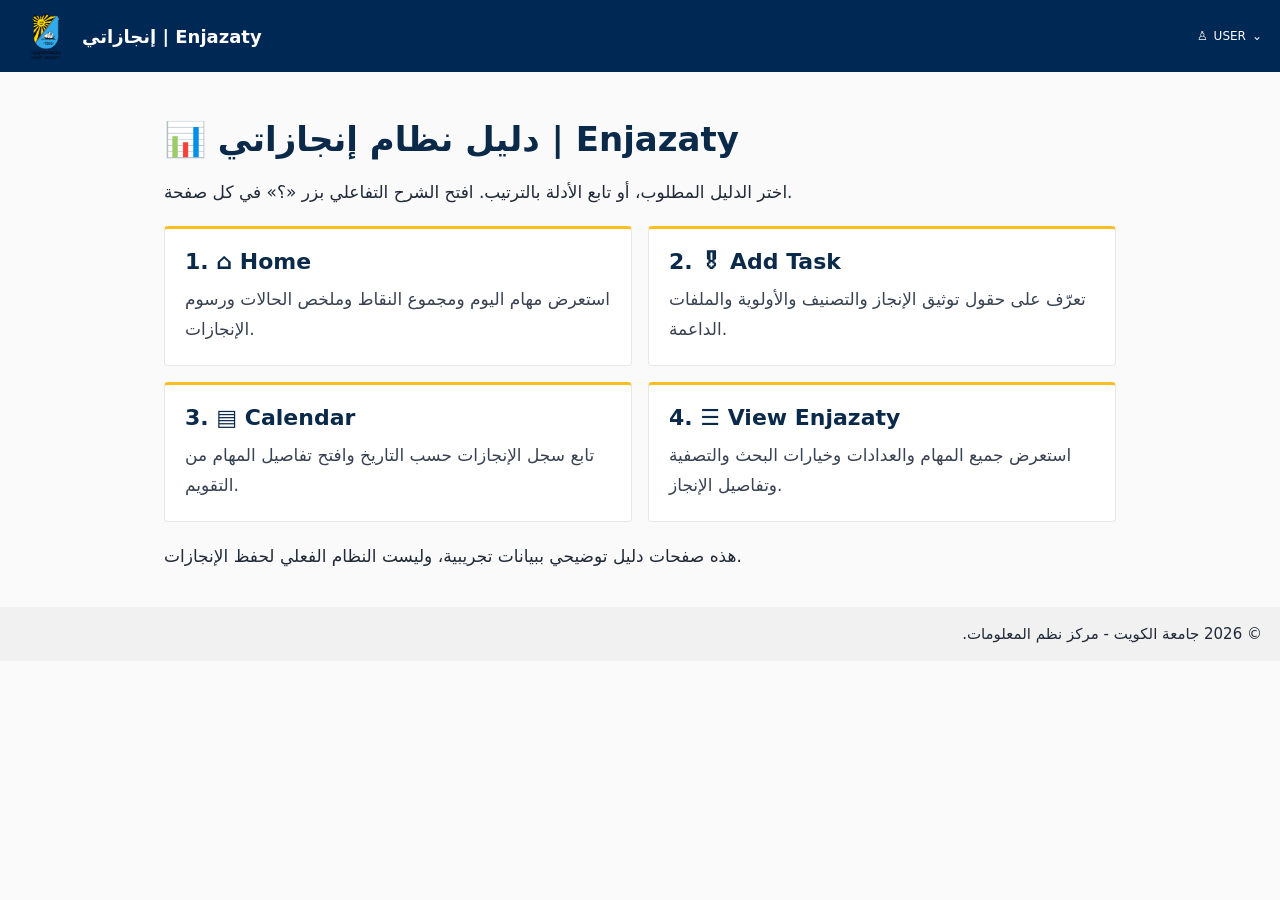
<file: index.html>
<!DOCTYPE html>
<html lang="ar" dir="rtl">
<head>
<meta charset="UTF-8">
<meta name="viewport" content="width=device-width, initial-scale=1">
<meta http-equiv="refresh" content="0; url=multipage/index.html">
<link rel="canonical" href="multipage/index.html">
<title>دليل نظام إنجازاتي | Enjazaty Guide</title>
<script>location.replace("multipage/index.html");</script>
</head>
<body>
<p><a href="multipage/index.html">افتح دليل نظام إنجازاتي | Open the Enjazaty guide</a></p>
</body>
</html>
</file>
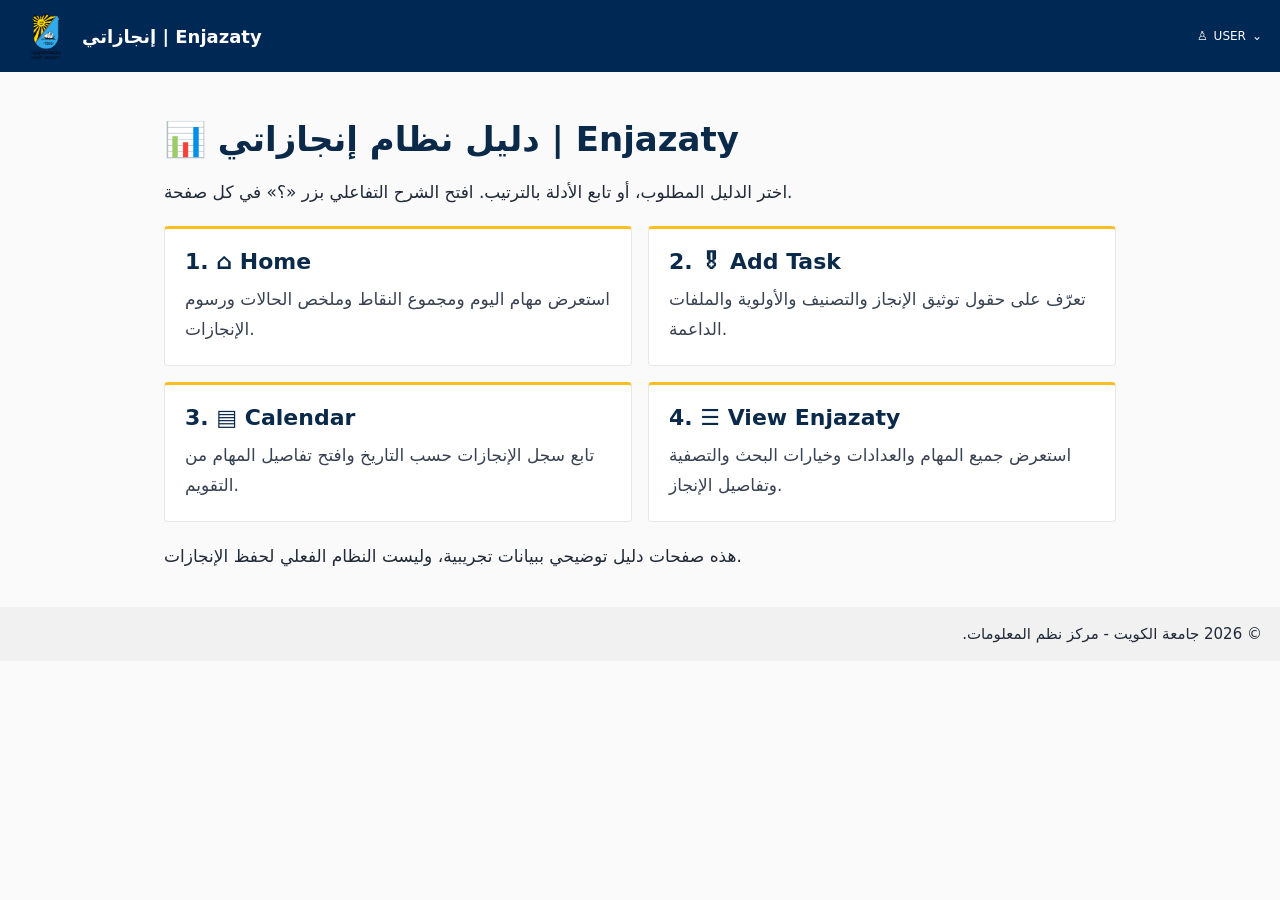
<file: multipage/index.html>
<!DOCTYPE html>
<html lang="ar" dir="ltr">
<head>
<meta charset="UTF-8">
<meta name="viewport" content="width=device-width, initial-scale=1">
<link rel="icon" href="data:,">
<title>دليل نظام إنجازاتي | Enjazaty Guide</title>
<link rel="stylesheet" href="styles.css?v=6">
</head>
<body>
<header class="guide-header">
  <a class="brand" href="index.html" aria-label="دليل نظام إنجازاتي — جميع الأدلة"><img class="university-logo" src="../ku%20logo%20no%20background.png" alt="جامعة الكويت / Kuwait University" width="56" height="56"><h1><span dir="rtl">إنجازاتي</span> | Enjazaty</h1></a>
  <span class="account"><span aria-hidden="true">♙</span> USER <span aria-hidden="true">⌄</span></span>
</header>
<main class="hub">
  <h1>📊 دليل نظام إنجازاتي | Enjazaty</h1>
  <p>اختر الدليل المطلوب، أو تابع الأدلة بالترتيب. افتح الشرح التفاعلي بزر «؟» في كل صفحة.</p>
  <div class="hub-grid">
    <a class="box hub-card" href="01-home.html"><h2>1. ⌂ Home</h2><p>استعرض مهام اليوم ومجموع النقاط وملخص الحالات ورسوم الإنجازات.</p></a>
    <a class="box hub-card" href="02-add-task.html"><h2>2. 🎖 Add Task</h2><p>تعرّف على حقول توثيق الإنجاز والتصنيف والأولوية والملفات الداعمة.</p></a>
    <a class="box hub-card" href="03-calendar.html"><h2>3. ▤ Calendar</h2><p>تابع سجل الإنجازات حسب التاريخ وافتح تفاصيل المهام من التقويم.</p></a>
    <a class="box hub-card" href="04-view-enjazaty.html"><h2>4. ☰ View Enjazaty</h2><p>استعرض جميع المهام والعدادات وخيارات البحث والتصفية وتفاصيل الإنجاز.</p></a>
  </div>
  <p>هذه صفحات دليل توضيحي ببيانات تجريبية، وليست النظام الفعلي لحفظ الإنجازات.</p>
</main>
<footer class="footer">© 2026 جامعة الكويت - مركز نظم المعلومات.</footer>
</body>
</html>
</file>
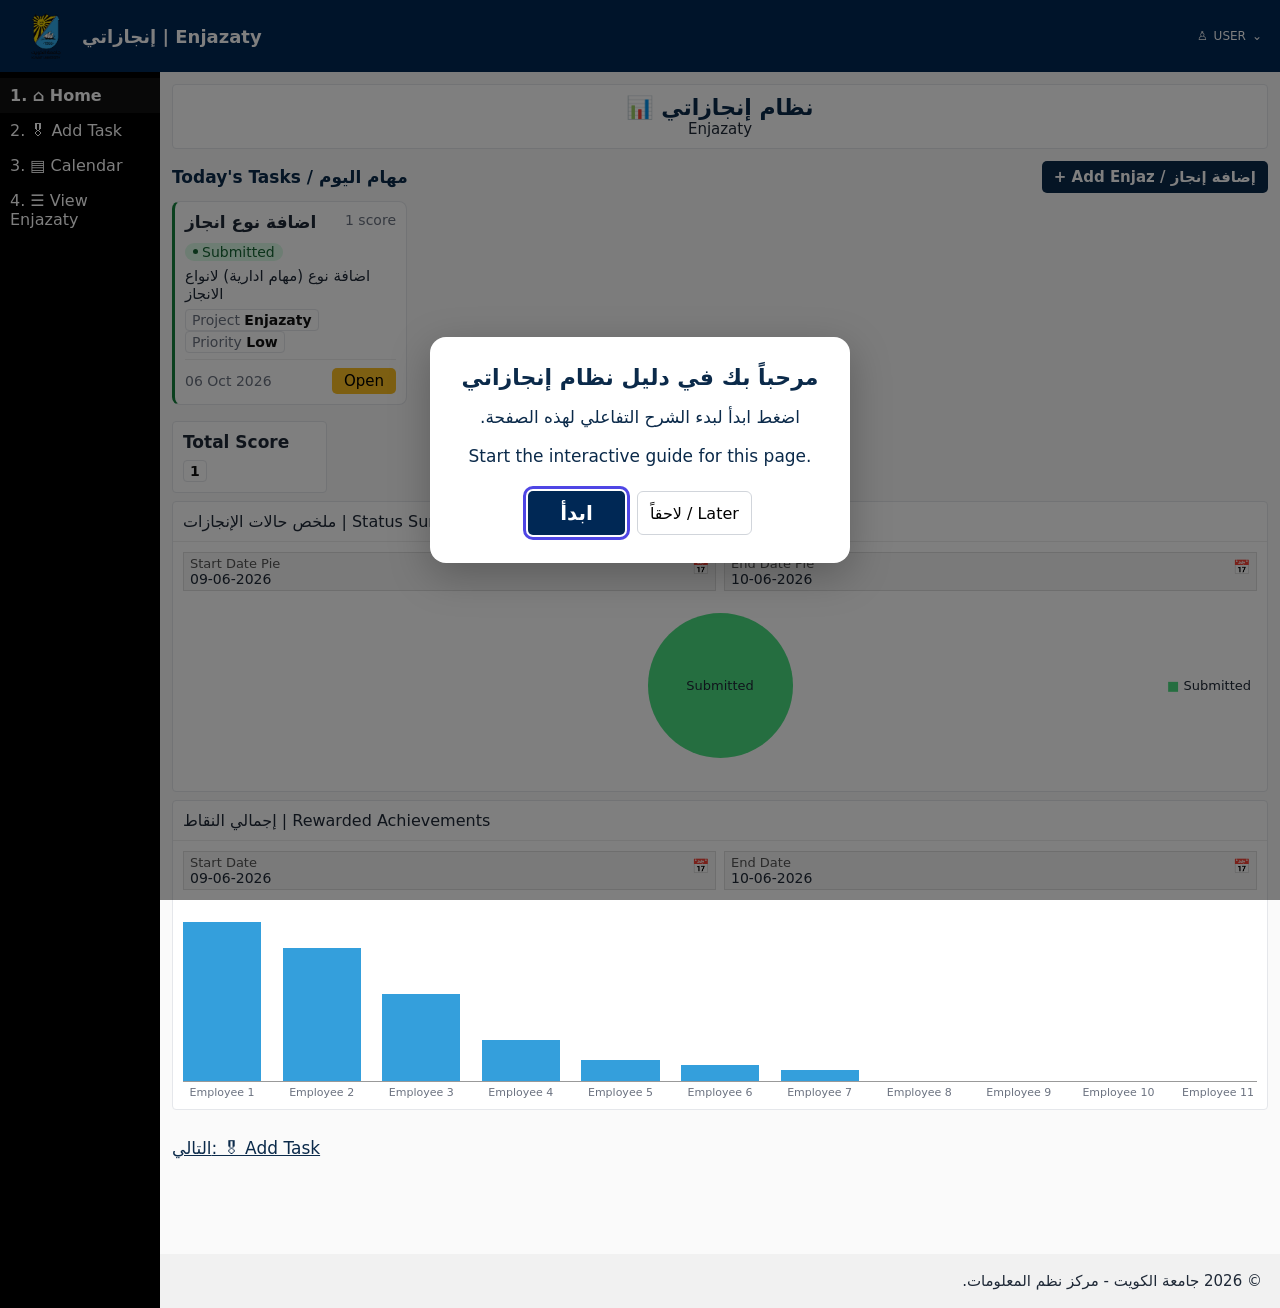
<file: multipage/01-home.html>
<!DOCTYPE html>
<html lang="ar" dir="ltr">
<head>
<meta charset="UTF-8">
<meta name="viewport" content="width=device-width, initial-scale=1">
<link rel="icon" href="data:,">
<title>1. ⌂ Home | دليل نظام إنجازاتي</title>
<link rel="stylesheet" href="styles.css?v=6">
<script src="script.js?v=6" defer></script>
</head>
<body>
<header class="guide-header">
  <a class="brand" href="index.html" aria-label="دليل نظام إنجازاتي — جميع الأدلة"><img class="university-logo" src="../ku%20logo%20no%20background.png" alt="جامعة الكويت / Kuwait University" width="56" height="56"><h1><span dir="rtl">إنجازاتي</span> | Enjazaty</h1></a>
  <span class="account"><span aria-hidden="true">♙</span> USER <span aria-hidden="true">⌄</span></span>
</header>
<div class="app">
<nav class="side" aria-label="الأدلة">
  <a href="01-home.html" id="nav-home" class="active" aria-current="page">1. ⌂ Home</a>
  <a href="02-add-task.html" id="nav-add">2. 🎖 Add Task</a>
  <a href="03-calendar.html" id="nav-cal">3. ▤ Calendar</a>
  <a href="04-view-enjazaty.html" id="nav-view">4. ☰ View Enjazaty</a>
</nav>
<main class="main">
    <section class="page" id="home">
      <div class="box" style="text-align:center;padding:10px">
        <div class="navy" style="font-size:22px;font-weight:700">📊 نظام إنجازاتي</div>
        <div style="font-size:15px">Enjazaty</div>
      </div>
      <div style="display:flex;justify-content:space-between;align-items:center;margin:12px 0 8px">
        <b class="navy">Today's Tasks / مهام اليوم</b>
        <button class="btn-dark" id="addBtn">+ Add Enjaz / إضافة إنجاز</button>
      </div>
      <div class="card" id="todayCard">
        <h4>اضافة نوع انجاز <small>1 score</small></h4>
        <div><span class="badge">Submitted</span></div>
        <div style="font-size:15px">اضافة نوع (مهام ادارية) لانواع الانجاز</div>
        <div><span class="pill">Project <b>Enjazaty</b></span><span class="pill">Priority <b>Low</b></span></div>
        <div class="foot">06 Oct 2026 <button class="btn-yellow" id="todayOpen">Open</button></div>
      </div>
      <div class="box" id="totalScore" style="width:155px;margin:16px 0 8px;padding:10px;display:flex;justify-content:space-between"><b>Total Score</b><span class="pill"><b>1</b></span></div>

      <div class="box" id="statusBox" style="margin-bottom:8px">
        <div class="section-h">ملخص حالات الإنجازات | Status Summary</div>
        <div style="padding:10px">
          <div style="display:flex;gap:8px" id="pieDates">
            <div class="date-in"><span>Start Date Pie</span>09-06-2026</div>
            <div class="date-in"><span>End Date Pie</span>10-06-2026</div>
          </div>
          <div style="position:relative;height:190px;display:flex;align-items:center;justify-content:center">
            <div id="pie" style="width:145px;height:145px;border-radius:50%;background:#4ade80;display:flex;align-items:center;justify-content:center;font-size:13px">Submitted</div>
            <div style="position:absolute;right:6px;font-size:13px"><span style="color:#4ade80">■</span> Submitted</div>
          </div>
        </div>
      </div>

      <div class="box" id="barBox">
        <div class="section-h">إجمالي النقاط | Rewarded Achievements</div>
        <div style="padding:10px">
          <div style="display:flex;gap:8px">
            <div class="date-in"><span>Start Date</span>09-06-2026</div>
            <div class="date-in"><span>End Date</span>10-06-2026</div>
          </div>
          <div id="bars" style="display:flex;align-items:flex-end;height:180px;border-bottom:1px solid #999;margin-top:12px;gap:2%"></div>
          <div id="barNames" style="display:flex;gap:2%;font-size:11px;color:#6b7280;text-align:center;margin-top:4px"></div>
        </div>
      </div>
    </section>
<nav class="guide-links" aria-label="تتابع الأدلة"><a href="02-add-task.html" rel="next">التالي: 🎖 Add Task</a></nav>
<footer class="footer">© 2026 جامعة الكويت - مركز نظم المعلومات.</footer>
</main>
</div>
<div class="overlay" id="overlay">
  <div class="modal" id="modal" role="dialog" aria-modal="true" aria-labelledby="mTitle">
    <div class="mh"><b>Task</b><button class="btn" id="mClose" style="padding:0 6px">✕</button></div>
    <div class="inner" id="mInner">
      <div style="display:flex;justify-content:space-between">
        <div><div class="lbl" style="margin-top:0">Enjaz Details</div>
          <div class="navy" id="mTitle" style="font-size:19px;font-weight:700"></div>
          <div style="font-size:15px">Date <b id="mDate"></b></div>
          <div style="font-size:15px">Created by <b>Employee 1</b></div></div>
        <div><span class="badge" id="mStatus">Submitted</span></div>
      </div>
      <hr style="border:0;border-top:1px solid #eee">
      <div id="mDept"><div class="lbl">Department</div><div class="fld">DEPT. of Systems Development</div></div>
      <div style="display:flex;gap:10px" id="mProj">
        <div style="flex:1"><div class="lbl">Project</div><div class="fld">Enjazaty</div></div>
        <div style="flex:1"><div class="lbl">Priority</div><div class="fld" id="mPri"></div></div>
      </div>
      <div><div class="lbl">Collaborators</div><div class="fld"></div></div>
      <div id="mDetail"><div class="lbl">Achievement Detail</div><div class="fld area" id="mDesc"></div></div>
      <div><div class="lbl">Obstacles</div><div class="fld area"></div></div>
    </div>
    <div class="inner" id="mFile" style="border-left:1px solid #e5e7eb;padding:0">
      <div style="padding:10px;background:#f8fafc;border-bottom:1px solid #eee"><b class="navy">File</b></div>
      <div style="text-align:center;padding:16px;font-size:15px"><b>No files attached</b><br>This task has no supporting documents.</div>
    </div>
    <div style="border-top:1px solid #eee;padding:12px"><button class="btn" id="mClose2">Close</button></div>
  </div>
</div>
<div id="spot" hidden></div>
<div id="tip" role="dialog" aria-modal="true" aria-label="الشرح التفاعلي" hidden>
  <button class="x" id="tipX" aria-label="إغلاق الشرح">✕</button>
  <div class="en" id="tipEn" lang="en"></div>
  <div class="ar" id="tipAr"></div>
  <div class="nav"><button class="back" id="tipBack">Back</button><span class="count" id="tipCount"></span><button class="next" id="tipNext">Next</button></div>
</div>
<button id="help" title="Show guide" aria-label="فتح الشرح التفاعلي">?</button>
<script type="application/json" id="guide-steps">
[
{"page":"home","el":"nav-home","en":"Welcome to Enjazaty! This is the Home page. Use the sidebar to move between pages.","ar":"مرحباً بك في نظام إنجازاتي! هذه الصفحة الرئيسية. استخدم القائمة الجانبية للتنقل بين الصفحات."},
{"page":"home","el":"addBtn","en":"Click “+ Add Enjaz” to quickly record a new achievement.","ar":"اضغط على \"إضافة إنجاز\" لتسجيل إنجاز جديد بسرعة."},
{"page":"home","el":"todayCard","en":"Today's Tasks shows the achievements you logged today, with status, project and priority.","ar":"تعرض مهام اليوم الإنجازات المسجلة اليوم مع الحالة والمشروع والأولوية."},
{"page":"home","el":"todayOpen","en":"Click “Open” to view the full details of a task.","ar":"اضغط على \"Open\" لعرض تفاصيل المهمة كاملة."},
{"page":"home","el":"mInner","en":"The task popup shows all details: title, date, creator, department, project, priority and description.","ar":"تعرض النافذة جميع التفاصيل: العنوان، التاريخ، المنشئ، القسم، المشروع، الأولوية والوصف.","modal":"today"},
{"page":"home","el":"mFile","en":"Any attached supporting files appear here.","ar":"تظهر هنا الملفات المرفقة الداعمة للمهمة.","modal":"today"},
{"page":"home","el":"mClose2","en":"Click “Close” to return to the page.","ar":"اضغط \"Close\" للعودة إلى الصفحة.","modal":"today"},
{"page":"home","el":"totalScore","en":"Total Score shows the points you earned from your achievements.","ar":"يعرض مجموع النقاط التي حصلت عليها من إنجازاتك."},
{"page":"home","el":"statusBox","en":"Status Summary shows your achievements by status. Change the start and end dates to filter the chart.","ar":"يعرض ملخص الحالات إنجازاتك حسب الحالة. غيّر تاريخ البداية والنهاية لتصفية الرسم."},
{"page":"home","el":"barBox","en":"Rewarded Achievements compares employees' total points within the selected dates.","ar":"يقارن إجمالي النقاط نقاط الموظفين خلال الفترة المحددة."}
]
</script>
</body>
</html>
</file>
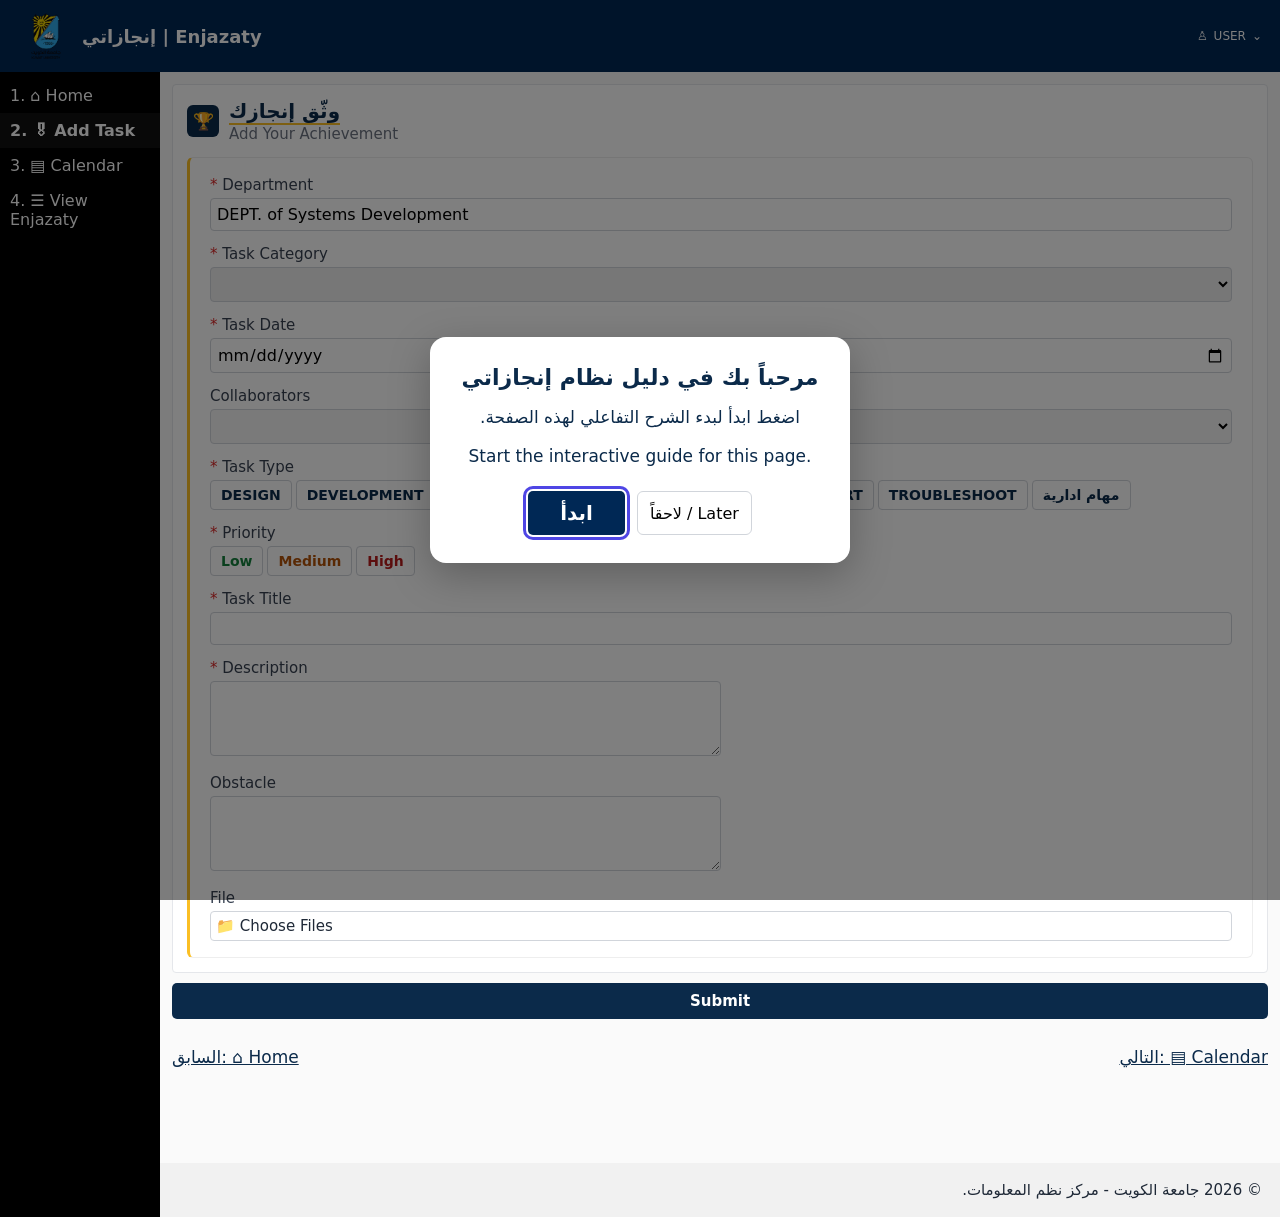
<file: multipage/02-add-task.html>
<!DOCTYPE html>
<html lang="ar" dir="ltr">
<head>
<meta charset="UTF-8">
<meta name="viewport" content="width=device-width, initial-scale=1">
<link rel="icon" href="data:,">
<title>2. 🎖 Add Task | دليل نظام إنجازاتي</title>
<link rel="stylesheet" href="styles.css?v=6">
<script src="script.js?v=6" defer></script>
</head>
<body>
<header class="guide-header">
  <a class="brand" href="index.html" aria-label="دليل نظام إنجازاتي — جميع الأدلة"><img class="university-logo" src="../ku%20logo%20no%20background.png" alt="جامعة الكويت / Kuwait University" width="56" height="56"><h1><span dir="rtl">إنجازاتي</span> | Enjazaty</h1></a>
  <span class="account"><span aria-hidden="true">♙</span> USER <span aria-hidden="true">⌄</span></span>
</header>
<div class="app">
<nav class="side" aria-label="الأدلة">
  <a href="01-home.html" id="nav-home">1. ⌂ Home</a>
  <a href="02-add-task.html" id="nav-add" class="active" aria-current="page">2. 🎖 Add Task</a>
  <a href="03-calendar.html" id="nav-cal">3. ▤ Calendar</a>
  <a href="04-view-enjazaty.html" id="nav-view">4. ☰ View Enjazaty</a>
</nav>
<main class="main">
    <section class="page" id="add">
      <div class="box" style="padding:14px">
        <div style="display:flex;gap:10px;align-items:center;margin-bottom:14px">
          <div style="background:#0b2a4a;color:#fbbf24;width:32px;height:32px;border-radius:6px;display:flex;align-items:center;justify-content:center">🏆</div>
          <div><div class="navy" style="font-size:20px;font-weight:700;border-bottom:2px solid #fbbf24;display:inline-block">وثّق إنجازك</div><div style="font-size:15px;color:#6b7280">Add Your Achievement</div></div>
        </div>
        <div class="form" style="border:1px solid #eee;border-left:3px solid #fbbf24;border-radius:6px;padding:4px 20px 16px">
          <div id="f-dept"><label class="req">Department</label><input value="DEPT. of Systems Development"></div>
          <div id="f-cat"><label class="req">Task Category</label><select><option></option><option>Enjazaty</option></select></div>
          <div id="f-date"><label class="req">Task Date</label><input type="date"></div>
          <div id="f-coll"><label>Collaborators</label><select style="background:#f5f5f5"><option></option></select></div>
          <div id="f-type"><label class="req">Task Type</label>
            <div class="chips"><button>DESIGN</button><button>DEVELOPMENT</button><button>DOCUMENTATION</button><button>MEETING</button><button>OTHER</button><button>SUPPORT</button><button>TROUBLESHOOT</button><button>مهام ادارية</button></div></div>
          <div id="f-pri"><label class="req">Priority</label>
            <div class="chips"><button style="color:#15803d">Low</button><button style="color:#b45309">Medium</button><button style="color:#b91c1c">High</button></div></div>
          <div id="f-title"><label class="req">Task Title</label><input></div>
          <div id="f-desc"><label class="req">Description</label><textarea></textarea></div>
          <div id="f-obs"><label>Obstacle</label><textarea></textarea></div>
          <div id="f-file"><label>File</label><div style="border:1px solid #d1d5db;border-radius:4px;padding:5px;font-size:15px">📁 Choose Files</div></div>
        </div>
      </div>
      <button class="btn-dark" id="submitBtn" style="width:100%;margin-top:10px;padding:9px">Submit</button>
    </section>
<nav class="guide-links" aria-label="تتابع الأدلة">
<a href="01-home.html" rel="prev">السابق: ⌂ Home</a>
<a href="03-calendar.html" rel="next">التالي: ▤ Calendar</a>
</nav>
<footer class="footer">© 2026 جامعة الكويت - مركز نظم المعلومات.</footer>
</main>
</div>
<div id="spot" hidden></div>
<div id="tip" role="dialog" aria-modal="true" aria-label="الشرح التفاعلي" hidden>
  <button class="x" id="tipX" aria-label="إغلاق الشرح">✕</button>
  <div class="en" id="tipEn" lang="en"></div>
  <div class="ar" id="tipAr"></div>
  <div class="nav"><button class="back" id="tipBack">Back</button><span class="count" id="tipCount"></span><button class="next" id="tipNext">Next</button></div>
</div>
<button id="help" title="Show guide" aria-label="فتح الشرح التفاعلي">?</button>
<script type="application/json" id="guide-steps">
[
{"page":"add","el":"nav-add","en":"Go to “Add Task” to document a new achievement.","ar":"انتقل إلى \"Add Task\" لتوثيق إنجاز جديد."},
{"page":"add","el":"f-dept","en":"Your department is filled in automatically.","ar":"يتم تعبئة القسم تلقائياً."},
{"page":"add","el":"f-cat","en":"Choose the task category (project).","ar":"اختر تصنيف المهمة (المشروع)."},
{"page":"add","el":"f-date","en":"Pick the date the task was done.","ar":"اختر تاريخ إنجاز المهمة."},
{"page":"add","el":"f-coll","en":"Optional: add colleagues who worked with you.","ar":"اختياري: أضف الزملاء الذين شاركوك المهمة."},
{"page":"add","el":"f-type","en":"Select the type of task.","ar":"اختر نوع المهمة."},
{"page":"add","el":"f-pri","en":"Choose the priority: Low, Medium or High.","ar":"حدد الأولوية: منخفضة، متوسطة أو عالية."},
{"page":"add","el":"f-title","en":"Write a short, clear title.","ar":"اكتب عنواناً قصيراً وواضحاً."},
{"page":"add","el":"f-desc","en":"Describe what you achieved.","ar":"اكتب وصفاً لما أنجزته."},
{"page":"add","el":"f-obs","en":"Optional: mention any obstacles you faced.","ar":"اختياري: اذكر العوائق التي واجهتك."},
{"page":"add","el":"f-file","en":"Optional: attach supporting files.","ar":"اختياري: أرفق ملفات داعمة."},
{"page":"add","el":"submitBtn","en":"Click “Submit” to save your achievement. Fields marked * are required.","ar":"اضغط \"Submit\" لحفظ الإنجاز. الحقول المعلّمة بـ * إلزامية."}
]
</script>
</body>
</html>
</file>
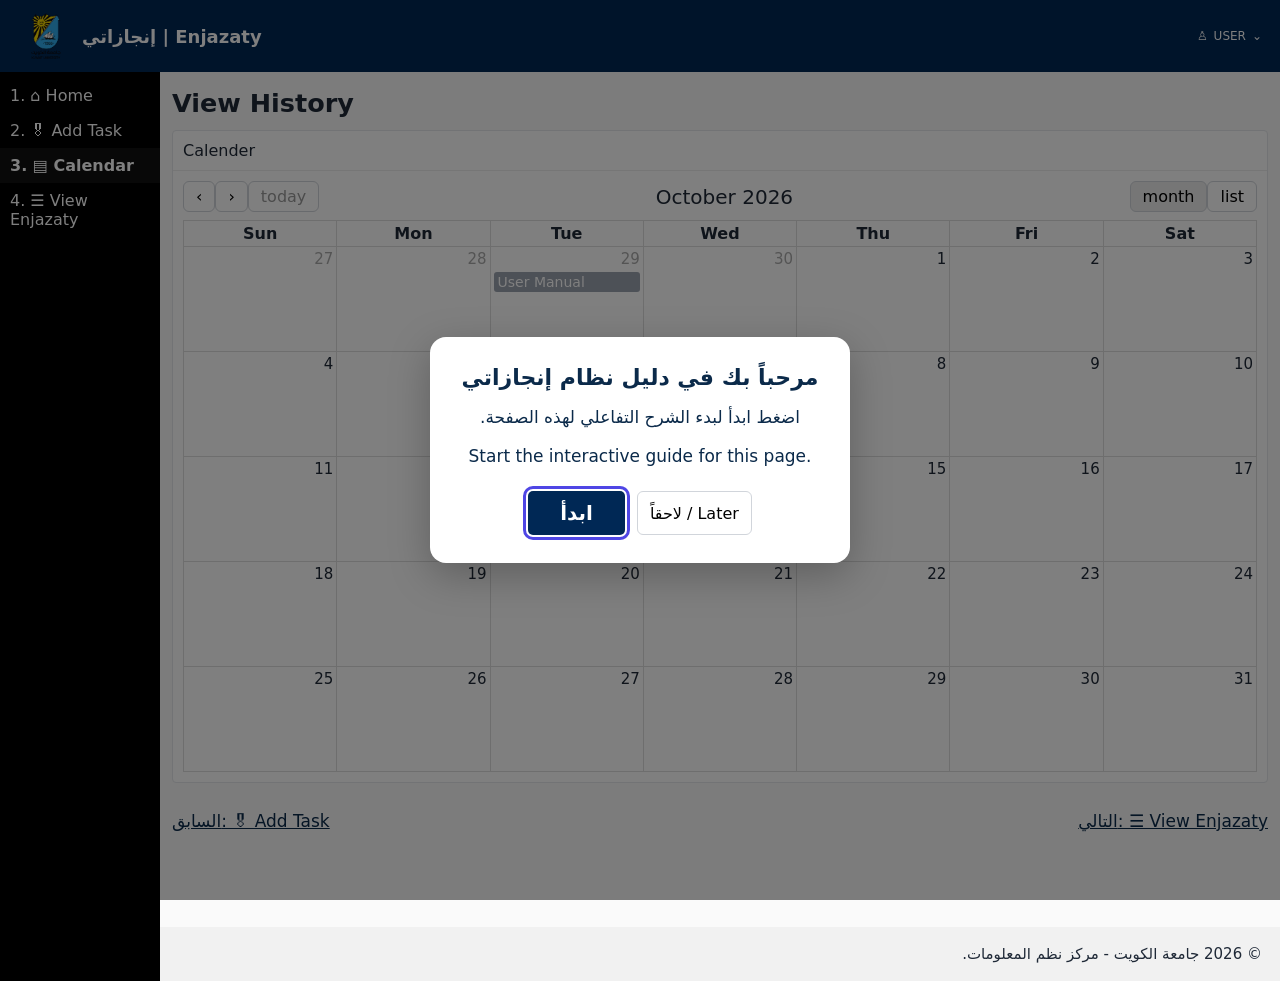
<file: multipage/03-calendar.html>
<!DOCTYPE html>
<html lang="ar" dir="ltr">
<head>
<meta charset="UTF-8">
<meta name="viewport" content="width=device-width, initial-scale=1">
<link rel="icon" href="data:,">
<title>3. ▤ Calendar | دليل نظام إنجازاتي</title>
<link rel="stylesheet" href="styles.css?v=6">
<script src="script.js?v=6" defer></script>
</head>
<body>
<header class="guide-header">
  <a class="brand" href="index.html" aria-label="دليل نظام إنجازاتي — جميع الأدلة"><img class="university-logo" src="../ku%20logo%20no%20background.png" alt="جامعة الكويت / Kuwait University" width="56" height="56"><h1><span dir="rtl">إنجازاتي</span> | Enjazaty</h1></a>
  <span class="account"><span aria-hidden="true">♙</span> USER <span aria-hidden="true">⌄</span></span>
</header>
<div class="app">
<nav class="side" aria-label="الأدلة">
  <a href="01-home.html" id="nav-home">1. ⌂ Home</a>
  <a href="02-add-task.html" id="nav-add">2. 🎖 Add Task</a>
  <a href="03-calendar.html" id="nav-cal" class="active" aria-current="page">3. ▤ Calendar</a>
  <a href="04-view-enjazaty.html" id="nav-view">4. ☰ View Enjazaty</a>
</nav>
<main class="main">
    <section class="page" id="cal">
      <h2 style="margin:4px 0 12px;font-weight:600">View History</h2>
      <div class="box">
        <div class="section-h">Calender</div>
        <div style="padding:10px">
          <div style="display:flex;justify-content:space-between;align-items:center;margin-bottom:8px">
            <div id="calNav"><button class="btn">‹</button><button class="btn">›</button> <button class="btn" style="color:#999">today</button></div>
            <div style="font-size:20px">October 2026</div>
            <div id="calView"><button class="btn" style="background:#eee">month</button><button class="btn">list</button></div>
          </div>
          <table class="cal" id="calTable"></table>
        </div>
      </div>
    </section>
<nav class="guide-links" aria-label="تتابع الأدلة">
<a href="02-add-task.html" rel="prev">السابق: 🎖 Add Task</a>
<a href="04-view-enjazaty.html" rel="next">التالي: ☰ View Enjazaty</a>
</nav>
<footer class="footer">© 2026 جامعة الكويت - مركز نظم المعلومات.</footer>
</main>
</div>
<div class="overlay" id="overlay">
  <div class="modal" id="modal" role="dialog" aria-modal="true" aria-labelledby="mTitle">
    <div class="mh"><b>Task</b><button class="btn" id="mClose" style="padding:0 6px">✕</button></div>
    <div class="inner" id="mInner">
      <div style="display:flex;justify-content:space-between">
        <div><div class="lbl" style="margin-top:0">Enjaz Details</div>
          <div class="navy" id="mTitle" style="font-size:19px;font-weight:700"></div>
          <div style="font-size:15px">Date <b id="mDate"></b></div>
          <div style="font-size:15px">Created by <b>Employee 1</b></div></div>
        <div><span class="badge" id="mStatus">Submitted</span></div>
      </div>
      <hr style="border:0;border-top:1px solid #eee">
      <div id="mDept"><div class="lbl">Department</div><div class="fld">DEPT. of Systems Development</div></div>
      <div style="display:flex;gap:10px" id="mProj">
        <div style="flex:1"><div class="lbl">Project</div><div class="fld">Enjazaty</div></div>
        <div style="flex:1"><div class="lbl">Priority</div><div class="fld" id="mPri"></div></div>
      </div>
      <div><div class="lbl">Collaborators</div><div class="fld"></div></div>
      <div id="mDetail"><div class="lbl">Achievement Detail</div><div class="fld area" id="mDesc"></div></div>
      <div><div class="lbl">Obstacles</div><div class="fld area"></div></div>
    </div>
    <div class="inner" id="mFile" style="border-left:1px solid #e5e7eb;padding:0">
      <div style="padding:10px;background:#f8fafc;border-bottom:1px solid #eee"><b class="navy">File</b></div>
      <div style="text-align:center;padding:16px;font-size:15px"><b>No files attached</b><br>This task has no supporting documents.</div>
    </div>
    <div style="border-top:1px solid #eee;padding:12px"><button class="btn" id="mClose2">Close</button></div>
  </div>
</div>
<div id="spot" hidden></div>
<div id="tip" role="dialog" aria-modal="true" aria-label="الشرح التفاعلي" hidden>
  <button class="x" id="tipX" aria-label="إغلاق الشرح">✕</button>
  <div class="en" id="tipEn" lang="en"></div>
  <div class="ar" id="tipAr"></div>
  <div class="nav"><button class="back" id="tipBack">Back</button><span class="count" id="tipCount"></span><button class="next" id="tipNext">Next</button></div>
</div>
<button id="help" title="Show guide" aria-label="فتح الشرح التفاعلي">?</button>
<script type="application/json" id="guide-steps">
[
{"page":"cal","el":"nav-cal","en":"The Calendar shows your history of achievements by date.","ar":"يعرض التقويم سجل إنجازاتك حسب التاريخ."},
{"page":"cal","el":"calNav","en":"Use the arrows to move between months, or “today” to jump back.","ar":"استخدم الأسهم للتنقل بين الأشهر، أو \"today\" للعودة لليوم الحالي."},
{"page":"cal","el":"calView","en":"Switch between Month view and List view.","ar":"بدّل بين عرض الشهر وعرض القائمة."},
{"page":"cal","el":"evToday","en":"Each colored bar is a task. Click it to open its details. Today is highlighted in yellow.","ar":"كل شريط ملون يمثل مهمة، اضغط عليه لعرض التفاصيل. اليوم الحالي مظلل بالأصفر."},
{"page":"cal","el":"mInner","en":"The same task details popup opens from the calendar.","ar":"تظهر نفس نافذة تفاصيل المهمة من التقويم.","modal":"today"}
]
</script>
</body>
</html>
</file>
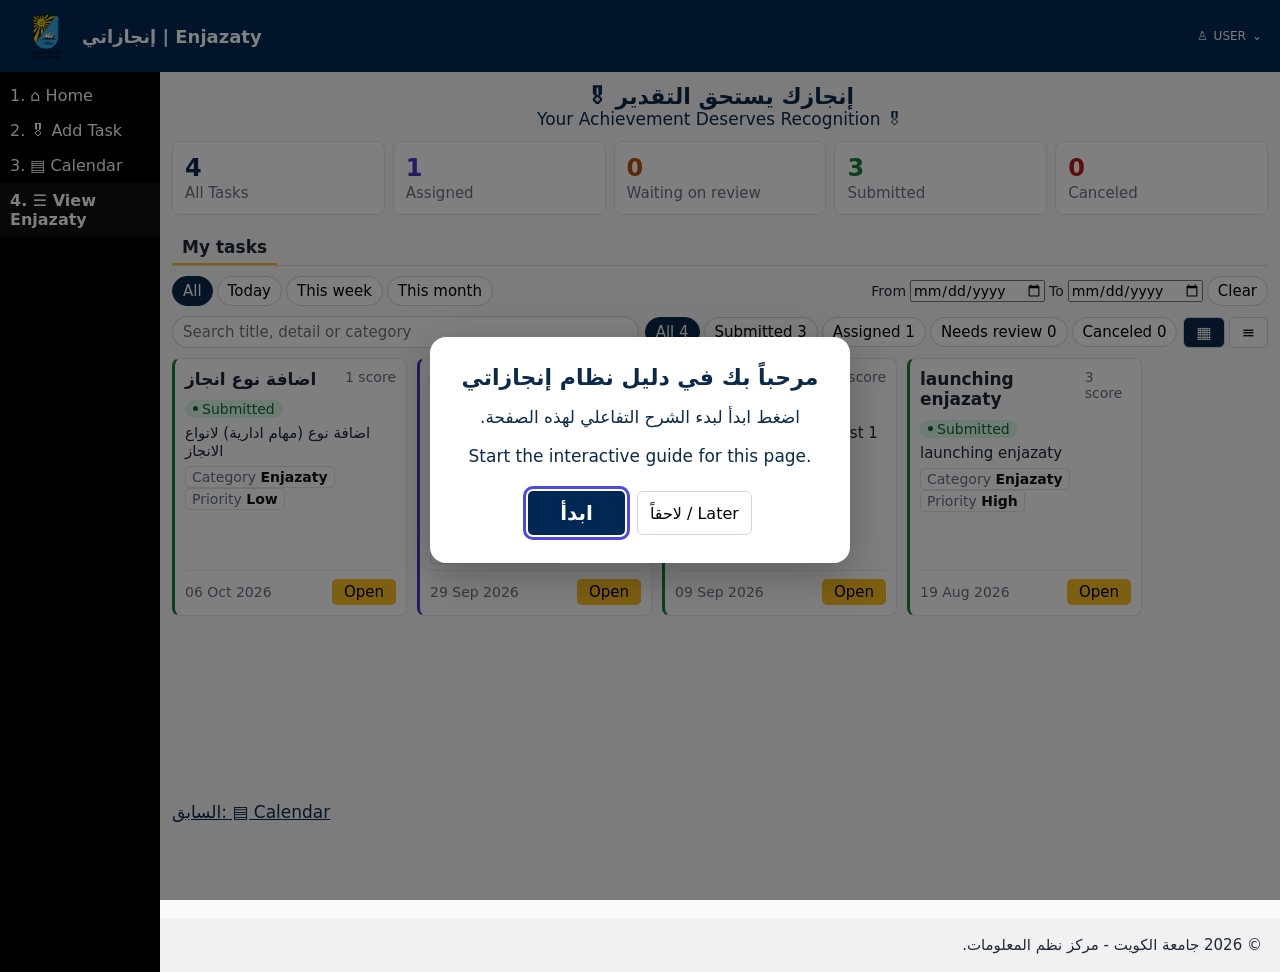
<file: multipage/04-view-enjazaty.html>
<!DOCTYPE html>
<html lang="ar" dir="ltr">
<head>
<meta charset="UTF-8">
<meta name="viewport" content="width=device-width, initial-scale=1">
<link rel="icon" href="data:,">
<title>4. ☰ View Enjazaty | دليل نظام إنجازاتي</title>
<link rel="stylesheet" href="styles.css?v=6">
<script src="script.js?v=6" defer></script>
</head>
<body>
<header class="guide-header">
  <a class="brand" href="index.html" aria-label="دليل نظام إنجازاتي — جميع الأدلة"><img class="university-logo" src="../ku%20logo%20no%20background.png" alt="جامعة الكويت / Kuwait University" width="56" height="56"><h1><span dir="rtl">إنجازاتي</span> | Enjazaty</h1></a>
  <span class="account"><span aria-hidden="true">♙</span> USER <span aria-hidden="true">⌄</span></span>
</header>
<div class="app">
<nav class="side" aria-label="الأدلة">
  <a href="01-home.html" id="nav-home">1. ⌂ Home</a>
  <a href="02-add-task.html" id="nav-add">2. 🎖 Add Task</a>
  <a href="03-calendar.html" id="nav-cal">3. ▤ Calendar</a>
  <a href="04-view-enjazaty.html" id="nav-view" class="active" aria-current="page">4. ☰ View Enjazaty</a>
</nav>
<main class="main">
    <section class="page" id="view">
      <div style="text-align:center;margin-bottom:12px">
        <div class="navy" style="font-size:22px;font-weight:700">🎖 إنجازك يستحق التقدير</div>
        <div class="navy">Your Achievement Deserves Recognition 🎖</div>
      </div>
      <div style="display:flex;gap:8px" id="stats">
        <div class="stat"><b class="navy">4</b><span>All Tasks</span></div>
        <div class="stat"><b style="color:#4338ca">1</b><span>Assigned</span></div>
        <div class="stat"><b style="color:#b45309">0</b><span>Waiting on review</span></div>
        <div class="stat"><b style="color:#15803d">3</b><span>Submitted</span></div>
        <div class="stat"><b style="color:#b91c1c">0</b><span>Canceled</span></div>
      </div>
      <div style="border-bottom:1px solid #ddd;margin:16px 0 10px"><span style="display:inline-block;padding:6px 10px;border-bottom:2px solid #fbbf24;font-weight:600">My tasks</span></div>
      <div style="display:flex;justify-content:space-between;align-items:center">
        <div id="timeF"><button class="rpill on">All</button> <button class="rpill">Today</button> <button class="rpill">This week</button> <button class="rpill">This month</button></div>
        <div id="rangeF" style="font-size:14px">From <input type="date" style="font-size:14px"> To <input type="date" style="font-size:14px"> <button class="rpill">Clear</button></div>
      </div>
      <div style="display:flex;gap:6px;align-items:center;margin:10px 0">
        <input id="searchF" placeholder="Search title, detail or category" style="flex:1;border:1px solid #d1d5db;border-radius:16px;padding:6px 10px;font-size:15px">
        <span id="statusF"><button class="rpill on">All 4</button> <button class="rpill">Submitted 3</button> <button class="rpill">Assigned 1</button> <button class="rpill">Needs review 0</button> <button class="rpill">Canceled 0</button></span>
        <span id="viewT"><button class="btn" style="background:#0b2a4a;color:#fff">▦</button><button class="btn">≡</button></span>
      </div>
      <div style="display:flex;gap:10px;flex-wrap:wrap" id="cards">
        <div class="card"><h4>اضافة نوع انجاز <small>1 score</small></h4><div><span class="badge">Submitted</span></div><div style="font-size:15px">اضافة نوع (مهام ادارية) لانواع الانجاز</div><div><span class="pill">Category <b>Enjazaty</b></span><span class="pill">Priority <b>Low</b></span></div><div class="foot">06 Oct 2026 <button class="btn-yellow">Open</button></div></div>
        <div class="card blue"><h4>User Manual <small>0 score</small></h4><div><span class="badge req">Request</span></div><div style="font-size:15px">Kindly start preparing the user manual for supervisor and employee Make sure to add the read write staus for the tasks</div><div><span class="pill">Category <b>Enjazaty</b></span><span class="pill">Priority <b>Medium</b></span></div><div class="foot">29 Sep 2026 <button class="btn-yellow">Open</button></div></div>
        <div class="card"><h4>Testing Loading <small>2 score</small></h4><div><span class="badge">Submitted</span></div><div style="font-size:15px">Testing page loading test 1</div><div><span class="pill">Category <b>Enjazaty</b></span><span class="pill">Priority <b>Low</b></span></div><div class="foot">09 Sep 2026 <button class="btn-yellow">Open</button></div></div>
        <div class="card" id="launchCard"><h4>launching enjazaty <small>3 score</small></h4><div><span class="badge">Submitted</span></div><div style="font-size:15px">launching enjazaty</div><div><span class="pill">Category <b>Enjazaty</b></span><span class="pill">Priority <b>High</b></span></div><div class="foot">19 Aug 2026 <button class="btn-yellow" id="launchOpen">Open</button></div></div>
      </div>
    </section>
<nav class="guide-links" aria-label="تتابع الأدلة"><a href="03-calendar.html" rel="prev">السابق: ▤ Calendar</a></nav>
<footer class="footer">© 2026 جامعة الكويت - مركز نظم المعلومات.</footer>
</main>
</div>
<div class="overlay" id="overlay">
  <div class="modal" id="modal" role="dialog" aria-modal="true" aria-labelledby="mTitle">
    <div class="mh"><b>Task</b><button class="btn" id="mClose" style="padding:0 6px">✕</button></div>
    <div class="inner" id="mInner">
      <div style="display:flex;justify-content:space-between">
        <div><div class="lbl" style="margin-top:0">Enjaz Details</div>
          <div class="navy" id="mTitle" style="font-size:19px;font-weight:700"></div>
          <div style="font-size:15px">Date <b id="mDate"></b></div>
          <div style="font-size:15px">Created by <b>Employee 1</b></div></div>
        <div><span class="badge" id="mStatus">Submitted</span></div>
      </div>
      <hr style="border:0;border-top:1px solid #eee">
      <div id="mDept"><div class="lbl">Department</div><div class="fld">DEPT. of Systems Development</div></div>
      <div style="display:flex;gap:10px" id="mProj">
        <div style="flex:1"><div class="lbl">Project</div><div class="fld">Enjazaty</div></div>
        <div style="flex:1"><div class="lbl">Priority</div><div class="fld" id="mPri"></div></div>
      </div>
      <div><div class="lbl">Collaborators</div><div class="fld"></div></div>
      <div id="mDetail"><div class="lbl">Achievement Detail</div><div class="fld area" id="mDesc"></div></div>
      <div><div class="lbl">Obstacles</div><div class="fld area"></div></div>
    </div>
    <div class="inner" id="mFile" style="border-left:1px solid #e5e7eb;padding:0">
      <div style="padding:10px;background:#f8fafc;border-bottom:1px solid #eee"><b class="navy">File</b></div>
      <div style="text-align:center;padding:16px;font-size:15px"><b>No files attached</b><br>This task has no supporting documents.</div>
    </div>
    <div style="border-top:1px solid #eee;padding:12px"><button class="btn" id="mClose2">Close</button></div>
  </div>
</div>
<div id="spot" hidden></div>
<div id="tip" role="dialog" aria-modal="true" aria-label="الشرح التفاعلي" hidden>
  <button class="x" id="tipX" aria-label="إغلاق الشرح">✕</button>
  <div class="en" id="tipEn" lang="en"></div>
  <div class="ar" id="tipAr"></div>
  <div class="nav"><button class="back" id="tipBack">Back</button><span class="count" id="tipCount"></span><button class="next" id="tipNext">Next</button></div>
</div>
<button id="help" title="Show guide" aria-label="فتح الشرح التفاعلي">?</button>
<script type="application/json" id="guide-steps">
[
{"page":"view","el":"nav-view","en":"“View Enjazaty” lists all your tasks in one place.","ar":"تعرض صفحة \"View Enjazaty\" جميع مهامك في مكان واحد."},
{"page":"view","el":"stats","en":"These counters summarize your tasks by status.","ar":"تلخص هذه العدادات مهامك حسب الحالة."},
{"page":"view","el":"timeF","en":"Quick filters: All, Today, This week or This month.","ar":"فلاتر سريعة: الكل، اليوم، هذا الأسبوع أو هذا الشهر."},
{"page":"view","el":"rangeF","en":"Or choose a custom date range, then “Clear” to reset.","ar":"أو اختر فترة مخصصة، ثم \"Clear\" لإعادة الضبط."},
{"page":"view","el":"searchF","en":"Search by title, detail or category.","ar":"ابحث بالعنوان أو التفاصيل أو التصنيف."},
{"page":"view","el":"statusF","en":"Filter tasks by status.","ar":"صفِّ المهام حسب الحالة."},
{"page":"view","el":"viewT","en":"Switch between card view and list view.","ar":"بدّل بين عرض البطاقات وعرض القائمة."},
{"page":"view","el":"launchCard","en":"Each card shows a task with its score. Click “Open” for details.","ar":"كل بطاقة تعرض مهمة ونقاطها. اضغط \"Open\" للتفاصيل."},
{"page":"view","el":"mInner","en":"Here are the full task details. That's the end of the guide! 🎉","ar":"هذه تفاصيل المهمة كاملة. انتهى الدليل! 🎉","modal":"launch"}
]
</script>
</body>
</html>
</file>
<file: multipage/styles.css>
*{box-sizing:border-box}
body{margin:0;font-family:Segoe UI,Tahoma,system-ui,sans-serif;font-size:17px;color:#1f2937;background:#fafafa}
.navy{color:#0b2a4a}
.app{display:flex;min-height:100vh}
.side{width:160px;background:#000;color:#fff;flex-shrink:0;padding-top:6px}
.side a{display:flex;gap:8px;align-items:center;padding:8px 10px;color:#fff;text-decoration:none;font-size:16px;cursor:pointer}
.side a.active{background:#111;font-weight:700}
.main{flex:1;display:flex;flex-direction:column;min-width:0}
.page{padding:12px;flex:1}
.footer{background:#f1f1f1;padding:18px;text-align:right;font-size:15px;direction:rtl}
.box{background:#fff;border:1px solid #e5e7eb;border-radius:4px}
.btn{border:1px solid #d1d5db;background:#fff;border-radius:6px;padding:5px 12px;font-size:16px;cursor:pointer}
.btn-dark{background:#0b2a4a;color:#fff;border:0;border-radius:5px;padding:7px 12px;font-weight:600;font-size:15px;cursor:pointer}
.btn-yellow{background:#fbbf24;border:0;border-radius:5px;padding:4px 12px;font-size:15px;cursor:pointer}
.pill{display:inline-block;border:1px solid #e5e7eb;border-radius:4px;padding:2px 6px;font-size:14px;color:#6b7280;margin-right:4px}
.pill b{color:#111}
.badge{display:inline-flex;align-items:center;gap:4px;background:#dcfce7;color:#166534;border-radius:10px;padding:1px 8px;font-size:14px}
.badge.req{background:#e0e7ff;color:#3730a3}
.badge::before{content:"";width:5px;height:5px;border-radius:50%;background:currentColor}
.card{background:#fff;border:1px solid #e5e7eb;border-left:3px solid #15803d;border-radius:8px;padding:10px;width:235px;max-width:100%;display:flex;flex-direction:column;gap:6px}
.card.blue{border-left-color:#4338ca}
.card h4{margin:0;font-size:17px;display:flex;justify-content:space-between}
.card h4 small{font-weight:400;color:#6b7280;font-size:14px}
.card .foot{border-top:1px solid #eee;padding-top:8px;margin-top:auto;display:flex;justify-content:space-between;align-items:center;font-size:14px;color:#6b7280}
.date-in{flex:1;min-width:0;background:#f5f5f5;border:1px solid #ddd;padding:3px 6px;font-size:14px;position:relative}
.date-in span{display:block;font-size:13px;color:#555}
.date-in::after{content:"📅";position:absolute;right:6px;top:6px;font-size:14px}
.section-h{padding:10px;border-bottom:1px solid #eee;font-size:16px}
.form label{display:block;margin:14px 0 4px;font-size:15px;color:#374151}
.form label.req::before{content:"* ";color:#dc2626}
.form input,.form select,.form textarea{width:100%;min-width:0;border:1px solid #d1d5db;border-radius:4px;padding:6px;font-size:16px;font-family:inherit}
.form textarea{width:50%;height:75px}
.chips{display:flex;flex-wrap:wrap;gap:4px}
.chips button{border:1px solid #d1d5db;background:#fff;border-radius:4px;padding:6px 10px;font-size:14px;font-weight:600;cursor:pointer;color:#0b2a4a}
.chips button.on{background:#0b2a4a;color:#fff!important}
.cal{width:100%;border-collapse:collapse;table-layout:fixed;direction:ltr}
.cal th{border:1px solid #ddd;font-size:16px;padding:3px}
.cal td{border:1px solid #ddd;height:105px;vertical-align:top;text-align:right;padding:3px;font-size:15px}
.cal td.muted{color:#aaa}
.cal td.today{background:#fff8dc}
.ev{display:block;width:100%;border:0;text-align:left;color:#fff;font-family:inherit;font-size:14px;padding:2px 4px;border-radius:3px;margin-top:4px;cursor:pointer;overflow-wrap:anywhere}
.stat{flex:1;min-width:0;background:#fff;border:1px solid #e5e7eb;border-radius:8px;padding:12px}
.stat b{font-size:24px;display:block}
.stat span{font-size:15px;color:#6b7280}
.rpill{border:1px solid #d1d5db;background:#fff;border-radius:16px;padding:5px 10px;font-size:15px;cursor:pointer}
.rpill.on{background:#0b2a4a;color:#fff;border-color:#0b2a4a}
.overlay{display:none;position:fixed;inset:0;background:rgba(0,0,0,.25);z-index:50;align-items:flex-start;justify-content:center;padding:40px 12px 12px}
.overlay.show{display:flex}
.modal{background:#fff;width:480px;max-width:100%;max-height:calc(100dvh - 52px);overflow:auto;border-radius:4px;box-shadow:0 10px 40px rgba(0,0,0,.3)}
.modal .mh{display:flex;justify-content:space-between;padding:12px;border-bottom:1px solid #eee}
.modal .inner{margin:12px;border:1px solid #e5e7eb;border-left:4px solid #fbbf24;border-radius:6px;padding:14px}
.modal .lbl{font-size:13px;color:#6b7280;font-weight:600;margin:12px 0 4px;text-transform:uppercase}
.modal .fld{border:1px solid #ddd;border-radius:4px;padding:7px;font-size:15px;min-height:28px;margin-left:6px}
.modal .area{min-height:70px}
#spot{position:fixed;z-index:90;border-radius:6px;box-shadow:0 0 0 9999px rgba(0,0,0,.45),0 0 0 3px #4f46e5;pointer-events:none}
#tip{position:fixed;z-index:100;background:#fff;border-radius:10px;box-shadow:0 8px 30px rgba(0,0,0,.3);width:340px;max-width:calc(100vw - 20px);max-height:calc(100dvh - 20px);overflow:auto;padding:24px 14px 14px}
#tip .ar{direction:rtl;text-align:right;color:#374151;margin-top:6px;border-top:1px dashed #ddd;padding-top:6px}
#tip .en{direction:ltr;text-align:left;font-weight:600;color:#0b2a4a}
#tip .nav{display:flex;direction:ltr;justify-content:space-between;align-items:center;margin-top:10px}
#tip .nav button{border:0;border-radius:6px;padding:6px 12px;cursor:pointer;font-size:16px}
#tip .next{background:#4f46e5;color:#fff}
#tip .back{background:#e5e7eb}
#tip .count{font-size:15px;color:#6b7280}
#tip .x{position:absolute;top:6px;right:9px;cursor:pointer;color:#666;border:0;background:none;font-size:18px}
#help{position:fixed;bottom:16px;right:16px;z-index:110;background:#4f46e5;color:#fff;border:0;border-radius:50%;width:64px;height:64px;font-size:34px;font-weight:700;cursor:pointer;box-shadow:0 0 0 0 rgba(79,70,229,.7);animation:help-beat 1.6s ease-in-out infinite}
@keyframes help-beat{0%,100%{transform:scale(1);box-shadow:0 0 6px 2px rgba(79,70,229,.6)}15%{transform:scale(1.18);box-shadow:0 0 18px 8px rgba(124,58,237,.75)}30%{transform:scale(1)}45%{transform:scale(1.12);box-shadow:0 0 14px 6px rgba(124,58,237,.6)}}
@media(prefers-reduced-motion:reduce){#help{animation:none;box-shadow:0 0 14px 6px rgba(124,58,237,.6)}}
.tour-welcome{width:420px;max-width:calc(100vw - 32px);max-height:calc(100dvh - 32px);overflow:auto;padding:28px;border:0;border-radius:16px;background:#fff;color:#0b2a4a;text-align:center;box-shadow:0 12px 40px rgba(0,0,0,.25)}
.tour-welcome::backdrop{background:rgba(0,0,0,.5)}
.tour-welcome h2{margin:0 0 12px;font-size:22px}
.tour-welcome p{line-height:1.8;margin:8px 0}
.tour-welcome .welcome-actions{display:flex;justify-content:center;flex-wrap:wrap;gap:12px;margin-top:20px}
.tour-welcome .btn-dark{font-size:20px;padding:10px 32px;background:#002855}
[hidden]{display:none!important}
a{color:#0b2a4a}
button,input,select,textarea{font-family:inherit}
button:focus-visible,a:focus-visible,input:focus-visible,select:focus-visible,textarea:focus-visible{outline:3px solid #4f46e5;outline-offset:2px}
.guide-header{min-height:49px;padding:8px 18px;background:#002855;color:#fff;display:flex;align-items:center;justify-content:space-between;gap:12px;flex-wrap:nowrap}
.guide-header .brand{display:flex;align-items:center;gap:8px;color:#fff;text-decoration:none;min-width:0}
.university-logo{width:56px;height:56px;object-fit:contain;flex-shrink:0;font-size:8px;color:#fff}
.guide-header h1{font-size:18px;margin:0;color:#fff}
.guide-header .account{display:flex;align-items:center;gap:6px;font-size:12px;white-space:nowrap}
.guide-links{padding:16px 12px 96px;display:flex;justify-content:space-between;gap:12px;flex-wrap:wrap}
.hub{max-width:1000px;margin:auto;padding:24px}
.hub h1{color:#0b2a4a}
.hub-grid{display:grid;grid-template-columns:repeat(2,minmax(0,1fr));gap:16px;margin:24px 0}
.hub-card{display:block;text-decoration:none;padding:20px;border-top:3px solid #fbbf24}
.hub-card h2{font-size:22px;margin:0 0 10px}
.hub-card p{color:#374151;line-height:1.8;margin:0}
#barNames>div{min-width:0;overflow-wrap:anywhere}
#bars,#barNames{direction:ltr}
#stats{flex-wrap:wrap}
#timeF,#rangeF,#statusF,#viewT{display:flex;flex-wrap:wrap;gap:4px;align-items:center}
#rangeF input{min-width:0;max-width:135px}
#searchF{min-width:0}
#cards.list .card{width:100%}
.page>div[style*="display:flex"]{flex-wrap:wrap;gap:8px}
#calNav,#calView{display:flex;flex-wrap:wrap}
.calendar-list{padding:12px;display:grid;gap:12px}
@media(max-width:700px){
 .app{flex-direction:column}
 .side{width:100%;display:grid;grid-template-columns:repeat(2,minmax(0,1fr));padding:4px}
 .side a{padding:10px}
 .guide-header{padding:8px 12px}
 .guide-header h1{font-size:16px}
 .university-logo{width:44px;height:44px}
 .page{padding:10px}
 .stat{flex:1 1 90px;padding:10px}
 .form textarea{width:100%}
 #searchF{flex-basis:100%!important}
 #statusF{flex:1 1 100%}
 #rangeF{margin-top:8px}
 .cal td{height:85px;padding:2px;font-size:14px}
 .cal th{font-size:14px;padding:3px 0}
 .ev{font-size:13px;padding:2px}
 .hub{padding:16px}
 .hub-grid{grid-template-columns:1fr}
 .card{width:100%}
}
</file>
